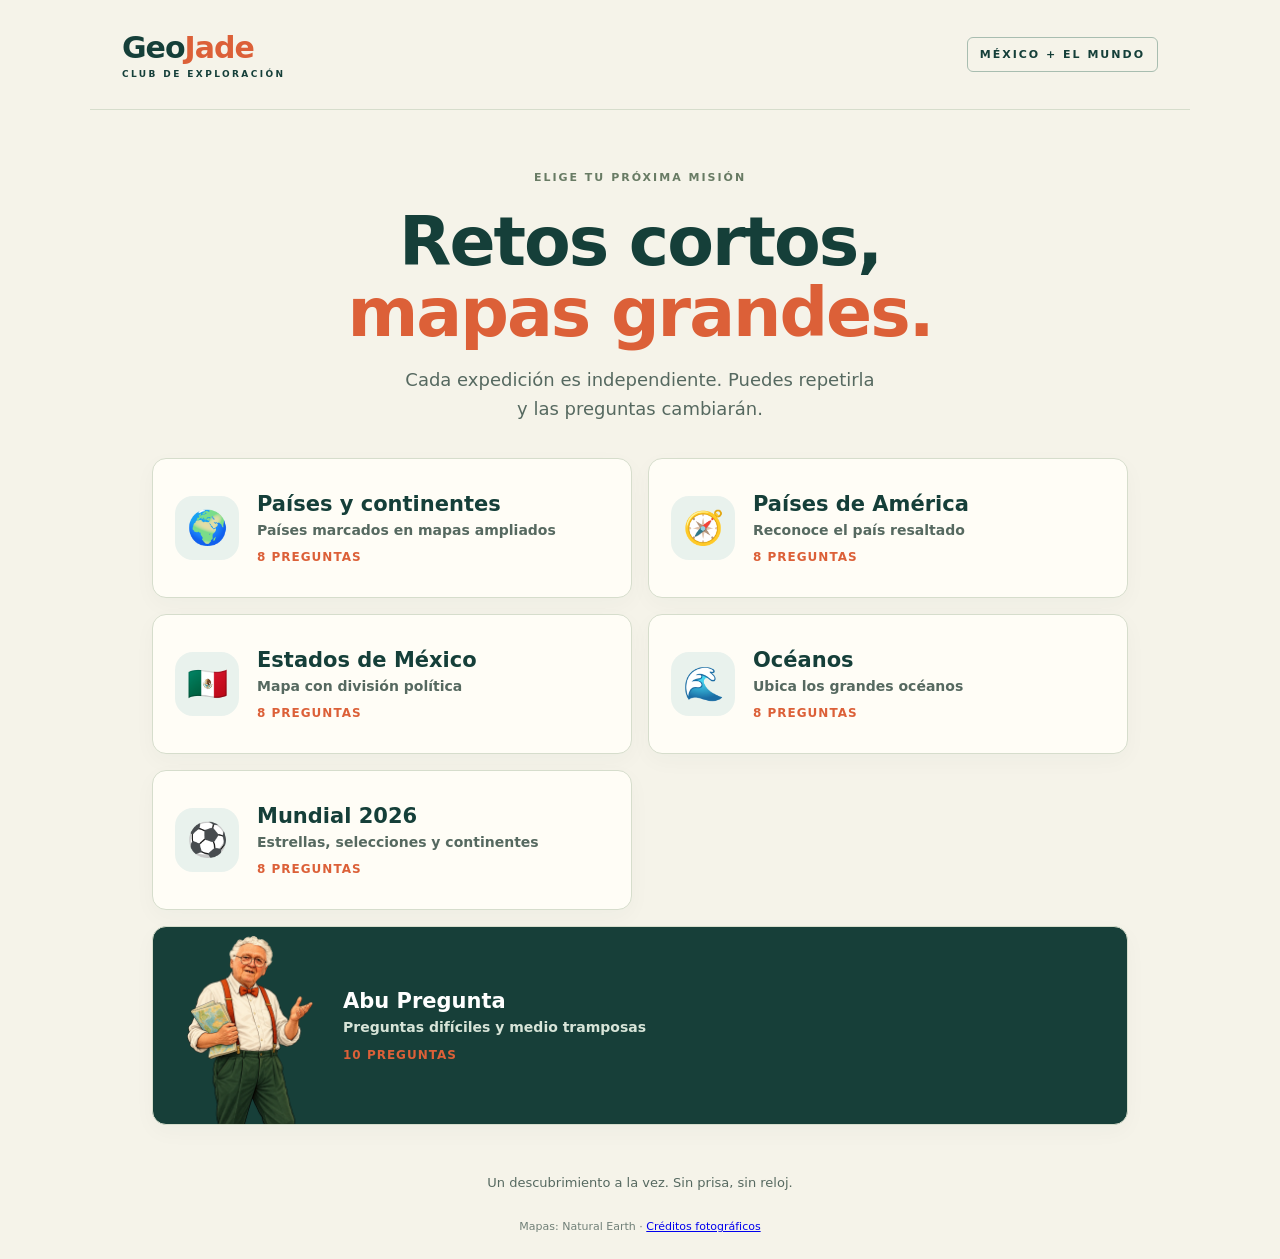
<file: index.html>
<!doctype html>
<html lang="es"><head><meta charset="utf-8"><meta name="viewport" content="width=device-width,initial-scale=1"><meta name="theme-color" content="#153f39"><meta name="apple-mobile-web-app-capable" content="yes"><meta name="apple-mobile-web-app-title" content="GeoJade"><meta name="description" content="Retos cortos de geografía con mapas de México, América y el mundo."><meta property="og:type" content="website"><meta property="og:locale" content="es_MX"><meta property="og:site_name" content="GeoJade"><meta property="og:url" content="https://unamismx.github.io/geojade/"><meta property="og:title" content="GeoJade · Club de exploración"><meta property="og:description" content="Retos cortos de geografía con mapas grandes. ¡Abu te espera para explorar México y el mundo!"><meta property="og:image" content="https://unamismx.github.io/geojade/compartir-geojade.jpg"><meta property="og:image:type" content="image/jpeg"><meta property="og:image:width" content="1200"><meta property="og:image:height" content="630"><meta property="og:image:alt" content="Abu, profesor de GeoJade, junto a un globo terráqueo"><link rel="icon" href="icon.svg" type="image/svg+xml"><link rel="manifest" href="manifest.webmanifest"><link rel="stylesheet" href="style.css"><link rel="stylesheet" href="map.css"><link rel="stylesheet" href="challenges.css"><title>GeoJade · Club de exploración</title></head>
<body><header><a class="brand" href="./">Geo<span>Jade</span><small>CLUB DE EXPLORACIÓN</small></a><span class="stamp">MÉXICO + EL MUNDO</span></header><main id="app"></main><footer>Un descubrimiento a la vez. Sin prisa, sin reloj.<div class="credits">Mapas: Natural Earth · <a href="credits.html">Créditos fotográficos</a></div></footer><script src="map-data.js"></script><script src="mexico-map.js?v=2"></script><script src="challenges.js"></script><script src="app.js"></script></body></html>
</file>
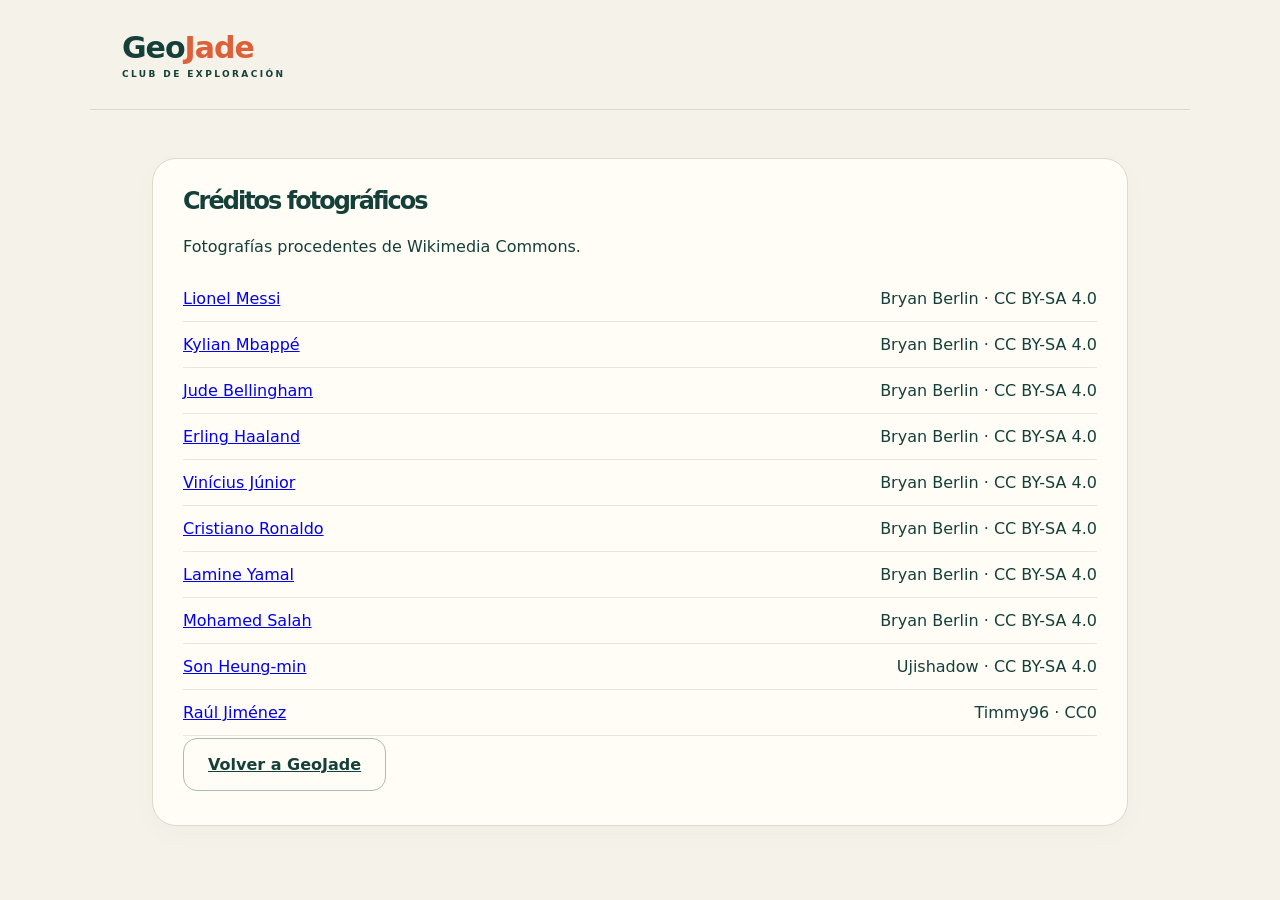
<file: credits.html>
<!doctype html><html lang="es"><head><meta charset="utf-8"><meta name="viewport" content="width=device-width,initial-scale=1"><link rel="stylesheet" href="style.css"><title>Créditos · GeoJade</title></head><body><header><a class="brand" href="./">Geo<span>Jade</span><small>CLUB DE EXPLORACIÓN</small></a></header><main><section class="panel"><h1 class="section-title">Créditos fotográficos</h1><p>Fotografías procedentes de Wikimedia Commons.</p><div class="row"><a href="https://commons.wikimedia.org/wiki/File:Leo_Messi_Argentina_v_Egypt_7_July_2026-1.jpg">Lionel Messi</a><span>Bryan Berlin · CC BY-SA 4.0</span></div><div class="row"><a href="https://commons.wikimedia.org/wiki/File:Kylian_Mbappe_France_v_Senegal_16_June_2026-391_(cropped).jpg">Kylian Mbappé</a><span>Bryan Berlin · CC BY-SA 4.0</span></div><div class="row"><a href="https://commons.wikimedia.org/wiki/File:Jude_Bellingham_England_v_Ghana_23_June_2026-061_(cropped).jpg">Jude Bellingham</a><span>Bryan Berlin · CC BY-SA 4.0</span></div><div class="row"><a href="https://commons.wikimedia.org/wiki/File:Erling_Haaland_Morocco_v_Norway_7_June_2026-51.jpg">Erling Haaland</a><span>Bryan Berlin · CC BY-SA 4.0</span></div><div class="row"><a href="https://commons.wikimedia.org/wiki/File:Vin%C3%ADcius_J%C3%BAnior_Brazil_V_Morocco_13_June_2026-207_(cropped).jpg">Vinícius Júnior</a><span>Bryan Berlin · CC BY-SA 4.0</span></div><div class="row"><a href="https://commons.wikimedia.org/wiki/File:Cristiano_Ronaldo_Croatia_v_Portugal_2_July_2026-075_(cropped).jpg">Cristiano Ronaldo</a><span>Bryan Berlin · CC BY-SA 4.0</span></div><div class="row"><a href="https://commons.wikimedia.org/wiki/File:Lamine_Yamal_France_v_Spain_7.24.26-142.jpg">Lamine Yamal</a><span>Bryan Berlin · CC BY-SA 4.0</span></div><div class="row"><a href="https://commons.wikimedia.org/wiki/File:Mohamed_Salah_Argentina_v_Egypt_7_July_2026-163_(cropped).jpg">Mohamed Salah</a><span>Bryan Berlin · CC BY-SA 4.0</span></div><div class="row"><a href="https://commons.wikimedia.org/wiki/File:BFA_2023_-2_Heung-Min_Son_(cropped).jpg">Son Heung-min</a><span>Ujishadow · CC BY-SA 4.0</span></div><div class="row"><a href="https://commons.wikimedia.org/wiki/File:Ra%C3%BAl_Jim%C3%A9nez_04032026_(1).jpg">Raúl Jiménez</a><span>Timmy96 · CC0</span></div><p><a class="button quiet" href="./">Volver a GeoJade</a></p></section></main></body></html>
</file>
<file: style.css>
:root{font-family:ui-rounded,'Avenir Next',system-ui,sans-serif;color:#153f39;background:#f5f3e9;font-synthesis:none}*{box-sizing:border-box}body{margin:0}header{max-width:1100px;margin:auto;padding:30px 32px;display:flex;align-items:center;justify-content:space-between;border-bottom:1px solid #d6ddcc}.brand{font-size:30px;font-weight:850;letter-spacing:-1px;text-decoration:none;color:#153f39}.brand span{color:#dc6038}.brand small{display:block;font-size:9px;letter-spacing:2.4px;margin-top:4px}.stamp,.eyebrow{font-size:11px;letter-spacing:2px;font-weight:800}.stamp{border:1px solid #a8bdb0;padding:10px 12px;border-radius:6px}main{max-width:1040px;margin:auto;padding:48px 32px 24px}footer{text-align:center;color:#566960;font-size:13px;padding:26px}.hero{display:grid;grid-template-columns:1.3fr 1fr;gap:48px;align-items:center}.eyebrow{color:#687b64}h1{font-size:clamp(38px,6vw,68px);line-height:1.04;letter-spacing:-2px;margin:20px 0}h1 em{font-style:normal;color:#dc6038}p{line-height:1.65}.lead{font-size:18px;max-width:480px;color:#566960}.globe{width:100%;max-width:350px;margin:auto;display:block}.button,button{font:inherit;cursor:pointer;border:0;border-radius:14px;padding:16px 24px;min-height:54px;font-weight:750}.primary{background:#153f39;color:white}.secondary{background:#e3e9db;color:#153f39}.quiet{background:transparent;color:#153f39;border:1px solid #a8bdb0}.actions{display:flex;gap:12px;flex-wrap:wrap;margin-top:24px}button:focus-visible,a:focus-visible{outline:3px solid #de6d30;outline-offset:4px}button:disabled{cursor:default}.facts{display:grid;grid-template-columns:repeat(3,1fr);gap:14px;margin:40px 0}.fact{border-top:2px solid #c9d7bd;padding-top:14px}.fact strong{display:block;font-size:26px}.fact span{color:#566960;font-size:13px}.panel{background:#fffdf6;border:1px solid #d6ddcc;border-radius:24px;padding:30px;box-shadow:0 8px 28px #153f3906}.history{margin-top:26px}.history h2{font-size:18px}.row{display:flex;justify-content:space-between;gap:18px;border-bottom:1px solid #e4e8dc;padding:13px 0}.topline{display:flex;justify-content:space-between;align-items:center;margin-bottom:16px;gap:12px}.badge{background:#e3e9db;border-radius:30px;padding:8px 14px;font-size:13px;font-weight:700}.progress{height:8px;background:#dee5d5;border-radius:10px;margin-bottom:30px;overflow:hidden}.progress div{background:#dc6038;height:100%;transition:width .2s}.question{font-size:clamp(23px,3vw,32px);letter-spacing:-.6px;line-height:1.25;margin:16px 0 26px}.choices{display:grid;grid-template-columns:1fr 1fr;gap:12px}.choice{display:flex;gap:14px;align-items:center;text-align:left;background:#fffdf6;color:#153f39;border:2px solid #d6ddcc;min-height:76px;font-size:17px}.letter{font-size:13px;display:grid;place-items:center;min-width:30px;height:30px;border-radius:8px;background:#e9eddf}.choice.correct{border-color:#278052;background:#e9f4e8}.choice.wrong{border-color:#bc4934;background:#fce9df}.feedback{margin-top:22px;border-radius:14px;background:#edf1e4;padding:20px}.feedback p{margin:5px 0 0}.feedback strong{font-size:19px}.feedback.error{background:#fff0df}.next{margin-top:16px}.bigscore{font-size:76px;font-weight:850;letter-spacing:-3px;margin:20px 0}.bigscore span{font-size:24px;color:#566960;letter-spacing:0}.section-title{font-size:24px;margin-top:0}.muted{color:#566960;font-size:13px}.review{margin-top:26px}.review summary{font-weight:750;cursor:pointer;padding:12px 0}.review article{padding:12px 0;border-bottom:1px solid #d6ddcc}.review article p{margin:5px 0}.notice{background:#fff0df;padding:12px;border-radius:10px;font-size:14px}dialog{border:1px solid #d6ddcc;border-radius:24px;max-width:440px;padding:28px;color:#153f39}dialog::backdrop{background:#153f3966}@media(max-width:650px){header{padding:20px}.stamp{font-size:9px;letter-spacing:1px}main{padding:28px 20px}.hero{grid-template-columns:1fr;gap:10px}.hero .art{display:none}h1{letter-spacing:-1px}.choices{grid-template-columns:1fr}.panel{padding:22px}.facts{margin:28px 0}.fact strong{font-size:23px}.topline{flex-wrap:wrap}.button,button{padding:16px 18px}.question{margin-bottom:20px}}@media(prefers-reduced-motion:reduce){*{transition:none!important}}
</file>
<file: map.css>
.map-wrap {
  margin: -8px 0 24px;
  padding: 12px;
  border: 1px solid #d6ddcc;
  border-radius: 18px;
  background: #e9f2ed;
}

.world-map {
  display: block;
  width: 100%;
  height: auto;
  aspect-ratio: 2 / 1;
}

.country {
  fill: #c6d5c7;
  stroke: #f8f6ed;
  stroke-width: .7;
  vector-effect: non-scaling-stroke;
}

.country.target {
  fill: #dc6038;
  stroke: #983a24;
  stroke-width: 1.4;
}

.locator {
  fill: none;
  stroke: #983a24;
  stroke-width: 3;
  vector-effect: non-scaling-stroke;
}

.map-key {
  display: flex;
  align-items: center;
  justify-content: center;
  gap: 8px;
  margin: 4px 0 0;
  color: #566960;
  font-size: 12px;
  font-weight: 700;
}

.map-key::before {
  content: '';
  width: 13px;
  height: 13px;
  border-radius: 3px;
  background: #dc6038;
}
</file>
<file: challenges.css>
.challenge-hero { text-align:center; max-width:760px; margin:0 auto 34px; }
.challenge-hero h1 { margin-bottom:16px; }
.challenge-hero .lead { margin:0 auto 22px; }
.challenge-grid { display:grid; grid-template-columns:repeat(2,minmax(0,1fr)); gap:16px; }
.challenge-card { position:relative; display:flex; align-items:center; gap:18px; min-height:140px; padding:22px; text-align:left; color:#153f39; background:#fffdf6; border:1px solid #d6ddcc; box-shadow:0 7px 22px #153f3908; overflow:hidden; }
.challenge-card:hover { border-color:#89a98e; transform:translateY(-2px); }
.challenge-card strong,.challenge-card small,.challenge-card em { display:block; }
.challenge-card strong { font-size:21px; margin-bottom:5px; }
.challenge-card small { color:#566960; font-size:14px; line-height:1.4; }
.challenge-card em { margin-top:10px; color:#dc6038; font-style:normal; font-size:12px; letter-spacing:1px; text-transform:uppercase; }
.challenge-icon { display:grid; place-items:center; width:64px; height:64px; flex:0 0 64px; border-radius:18px; background:#e9f2ed; font-size:33px; }
.abu-card { background:#173f39; color:white; grid-column:1/-1; min-height:190px; }
.abu-card small { color:#d7e4d8; }
.abu-card img { align-self:flex-start; width:150px; height:190px; object-fit:contain; object-position:top; margin:-15px 0 -22px; }
.question-panel { max-width:900px; margin:auto; }
.map-wrap.focused,.mexico-wrap { padding:8px; }
.map-wrap.focused .world-map,.mexico-wrap .world-map { max-height:430px; }
.mexico-state { fill:#c6d5c7; stroke:#fffdf6; stroke-width:1.2; }
.ocean-pulse { fill:#2f8fc0; stroke:#fff; stroke-width:4; vector-effect:non-scaling-stroke; }
.ocean-key::before { background:#2f8fc0; }
.player-card { width:min(310px,80%); margin:0 auto 24px; background:#153f39; border-radius:20px; overflow:hidden; box-shadow:0 12px 30px #153f3922; }
.player-card img { display:block; width:100%; height:310px; object-fit:cover; object-position:top; }
.player-card figcaption { padding:12px 16px; color:#fff; font-weight:700; text-align:center; }
.abu-strip { display:grid; grid-template-columns:145px 1fr; align-items:center; gap:20px; min-height:150px; margin:-4px 0 22px; padding:14px 22px 0; border-radius:18px; background:#173f39; color:white; overflow:hidden; }
.abu-strip img { width:145px; height:155px; object-fit:contain; object-position:top; align-self:end; }
.abu-strip p { font-size:16px; }
.abu-strip strong { color:#f2a05d; font-size:21px; }
.result-panel { text-align:center; max-width:700px; margin:auto; }
.result-panel .actions { justify-content:center; }
.abu-result { width:180px; height:220px; object-fit:contain; object-position:top; margin:-20px auto -10px; display:block; }
.credits { text-align:center; font-size:11px; color:#718078; margin-top:30px; }
@media(max-width:650px){.challenge-grid{grid-template-columns:1fr}.abu-card{grid-column:auto}.challenge-card{min-height:120px;padding:17px}.challenge-icon{width:52px;height:52px;flex-basis:52px;font-size:27px}.abu-card img{width:100px;height:145px}.abu-strip{grid-template-columns:90px 1fr;padding:10px 14px 0;gap:12px}.abu-strip img{width:90px;height:125px}.player-card img{height:280px}.map-wrap.focused .world-map,.mexico-wrap .world-map{max-height:340px}}
</file>
